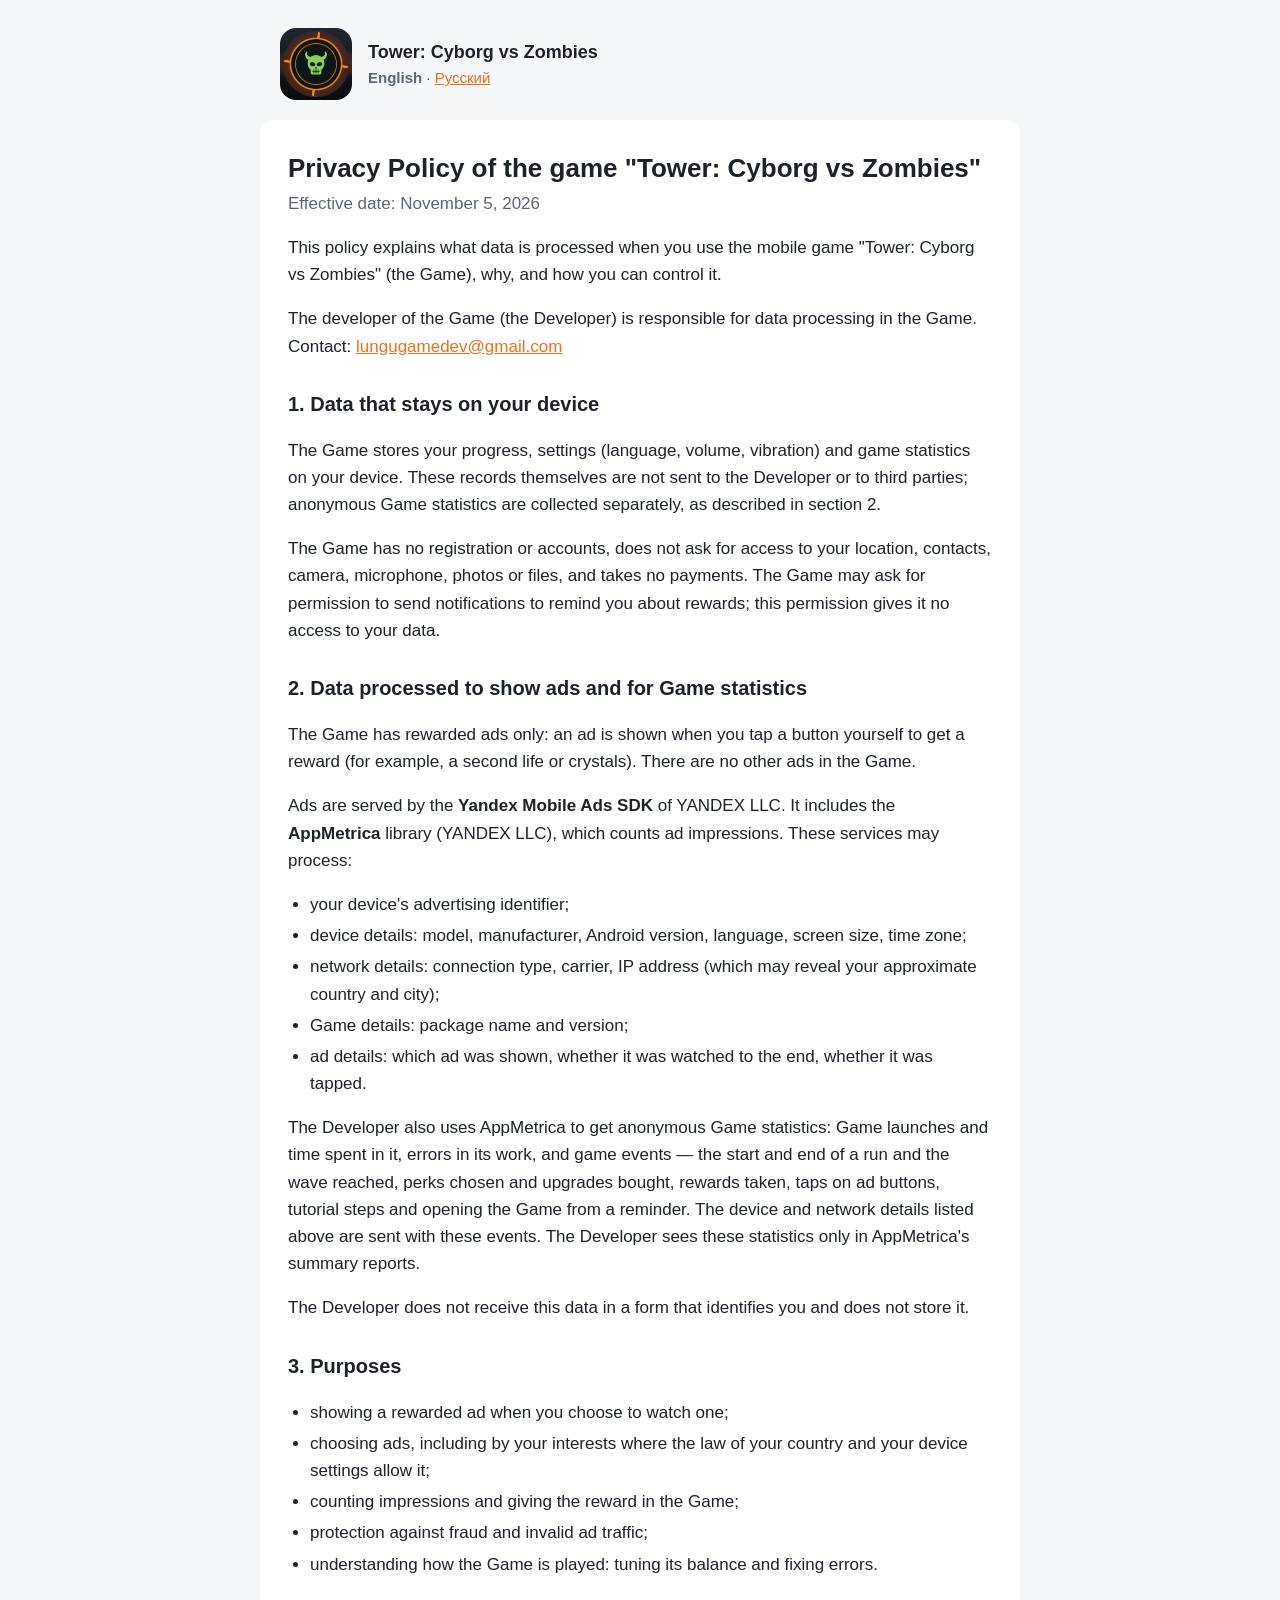
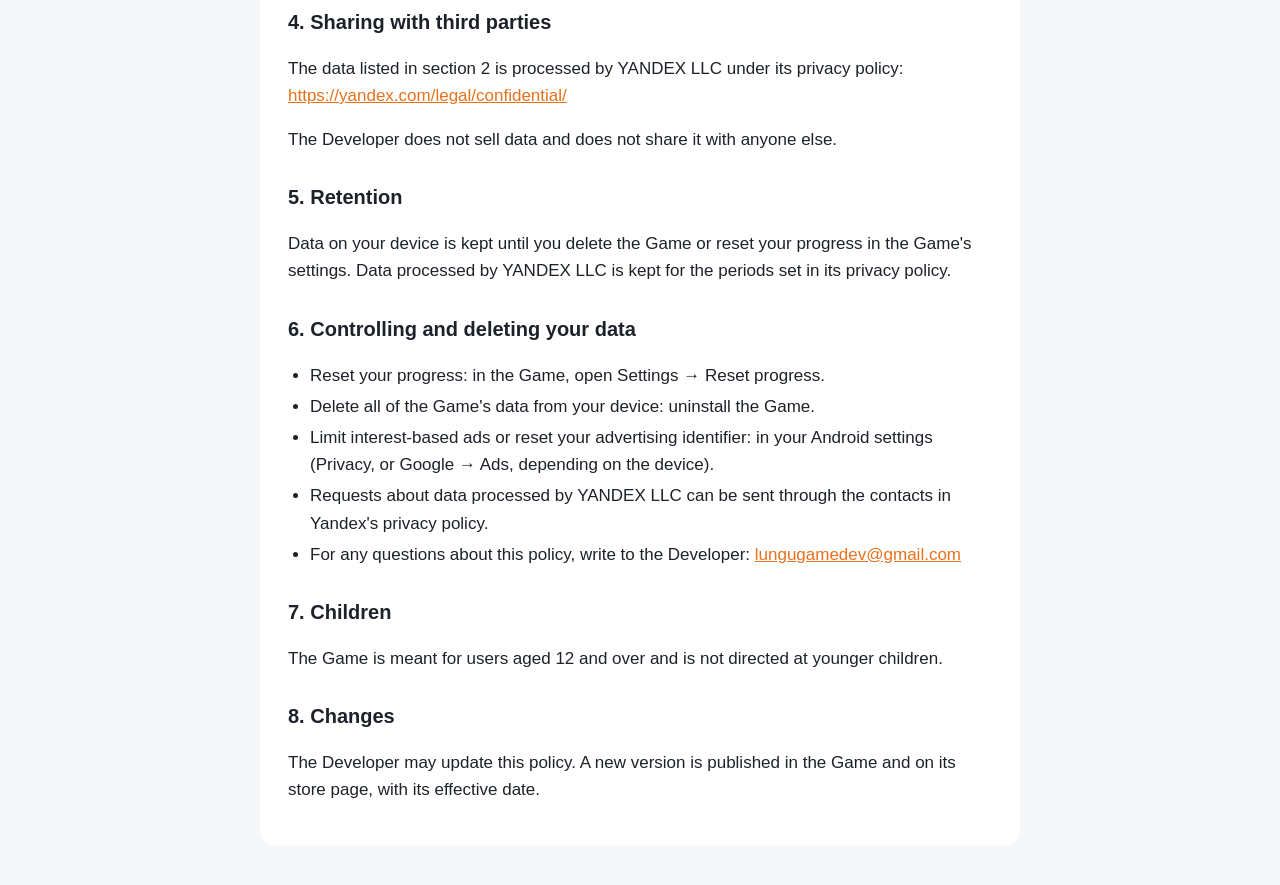
<file: index.html>
<!DOCTYPE html>
<html lang="en">
<head>
<meta charset="utf-8">
<meta name="viewport" content="width=device-width, initial-scale=1">
<title>Privacy Policy — Tower: Cyborg vs Zombies</title>
<link rel="stylesheet" href="style.css">
</head>
<body>
<header>
  <img src="icon.png" alt="" width="72" height="72">
  <div>
    <p class="game">Tower: Cyborg vs Zombies</p>
    <nav><b>English</b> · <a href="ru.html" hreflang="ru">Русский</a></nav>
  </div>
</header>
<main>
<h1>Privacy Policy of the game "Tower: Cyborg vs Zombies"</h1>
<p class="date">Effective date: November 5, 2026</p>

<p>This policy explains what data is processed when you use the mobile game "Tower: Cyborg vs Zombies" (the Game), why, and how you can control it.</p>
<p>The developer of the Game (the Developer) is responsible for data processing in the Game. Contact: <a href="mailto:lungugamedev@gmail.com">lungugamedev@gmail.com</a></p>

<h2>1. Data that stays on your device</h2>
<p>The Game stores your progress, settings (language, volume, vibration) and game statistics on your device. These records themselves are not sent to the Developer or to third parties; anonymous Game statistics are collected separately, as described in section 2.</p>
<p>The Game has no registration or accounts, does not ask for access to your location, contacts, camera, microphone, photos or files, and takes no payments. The Game may ask for permission to send notifications to remind you about rewards; this permission gives it no access to your data.</p>

<h2>2. Data processed to show ads and for Game statistics</h2>
<p>The Game has rewarded ads only: an ad is shown when you tap a button yourself to get a reward (for example, a second life or crystals). There are no other ads in the Game.</p>
<p>Ads are served by the <b>Yandex Mobile Ads SDK</b> of YANDEX LLC. It includes the <b>AppMetrica</b> library (YANDEX LLC), which counts ad impressions. These services may process:</p>
<ul>
  <li>your device's advertising identifier;</li>
  <li>device details: model, manufacturer, Android version, language, screen size, time zone;</li>
  <li>network details: connection type, carrier, IP address (which may reveal your approximate country and city);</li>
  <li>Game details: package name and version;</li>
  <li>ad details: which ad was shown, whether it was watched to the end, whether it was tapped.</li>
</ul>
<p>The Developer also uses AppMetrica to get anonymous Game statistics: Game launches and time spent in it, errors in its work, and game events — the start and end of a run and the wave reached, perks chosen and upgrades bought, rewards taken, taps on ad buttons, tutorial steps and opening the Game from a reminder. The device and network details listed above are sent with these events. The Developer sees these statistics only in AppMetrica's summary reports.</p>
<p>The Developer does not receive this data in a form that identifies you and does not store it.</p>

<h2>3. Purposes</h2>
<ul>
  <li>showing a rewarded ad when you choose to watch one;</li>
  <li>choosing ads, including by your interests where the law of your country and your device settings allow it;</li>
  <li>counting impressions and giving the reward in the Game;</li>
  <li>protection against fraud and invalid ad traffic;</li>
  <li>understanding how the Game is played: tuning its balance and fixing errors.</li>
</ul>

<h2>4. Sharing with third parties</h2>
<p>The data listed in section 2 is processed by YANDEX LLC under its privacy policy: <a href="https://yandex.com/legal/confidential/">https://yandex.com/legal/confidential/</a></p>
<p>The Developer does not sell data and does not share it with anyone else.</p>

<h2>5. Retention</h2>
<p>Data on your device is kept until you delete the Game or reset your progress in the Game's settings. Data processed by YANDEX LLC is kept for the periods set in its privacy policy.</p>

<h2>6. Controlling and deleting your data</h2>
<ul>
  <li>Reset your progress: in the Game, open Settings → Reset progress.</li>
  <li>Delete all of the Game's data from your device: uninstall the Game.</li>
  <li>Limit interest-based ads or reset your advertising identifier: in your Android settings (Privacy, or Google → Ads, depending on the device).</li>
  <li>Requests about data processed by YANDEX LLC can be sent through the contacts in Yandex's privacy policy.</li>
  <li>For any questions about this policy, write to the Developer: <a href="mailto:lungugamedev@gmail.com">lungugamedev@gmail.com</a></li>
</ul>

<h2>7. Children</h2>
<p>The Game is meant for users aged 12 and over and is not directed at younger children.</p>

<h2>8. Changes</h2>
<p>The Developer may update this policy. A new version is published in the Game and on its store page, with its effective date.</p>
</main>
</body>
</html>
</file>
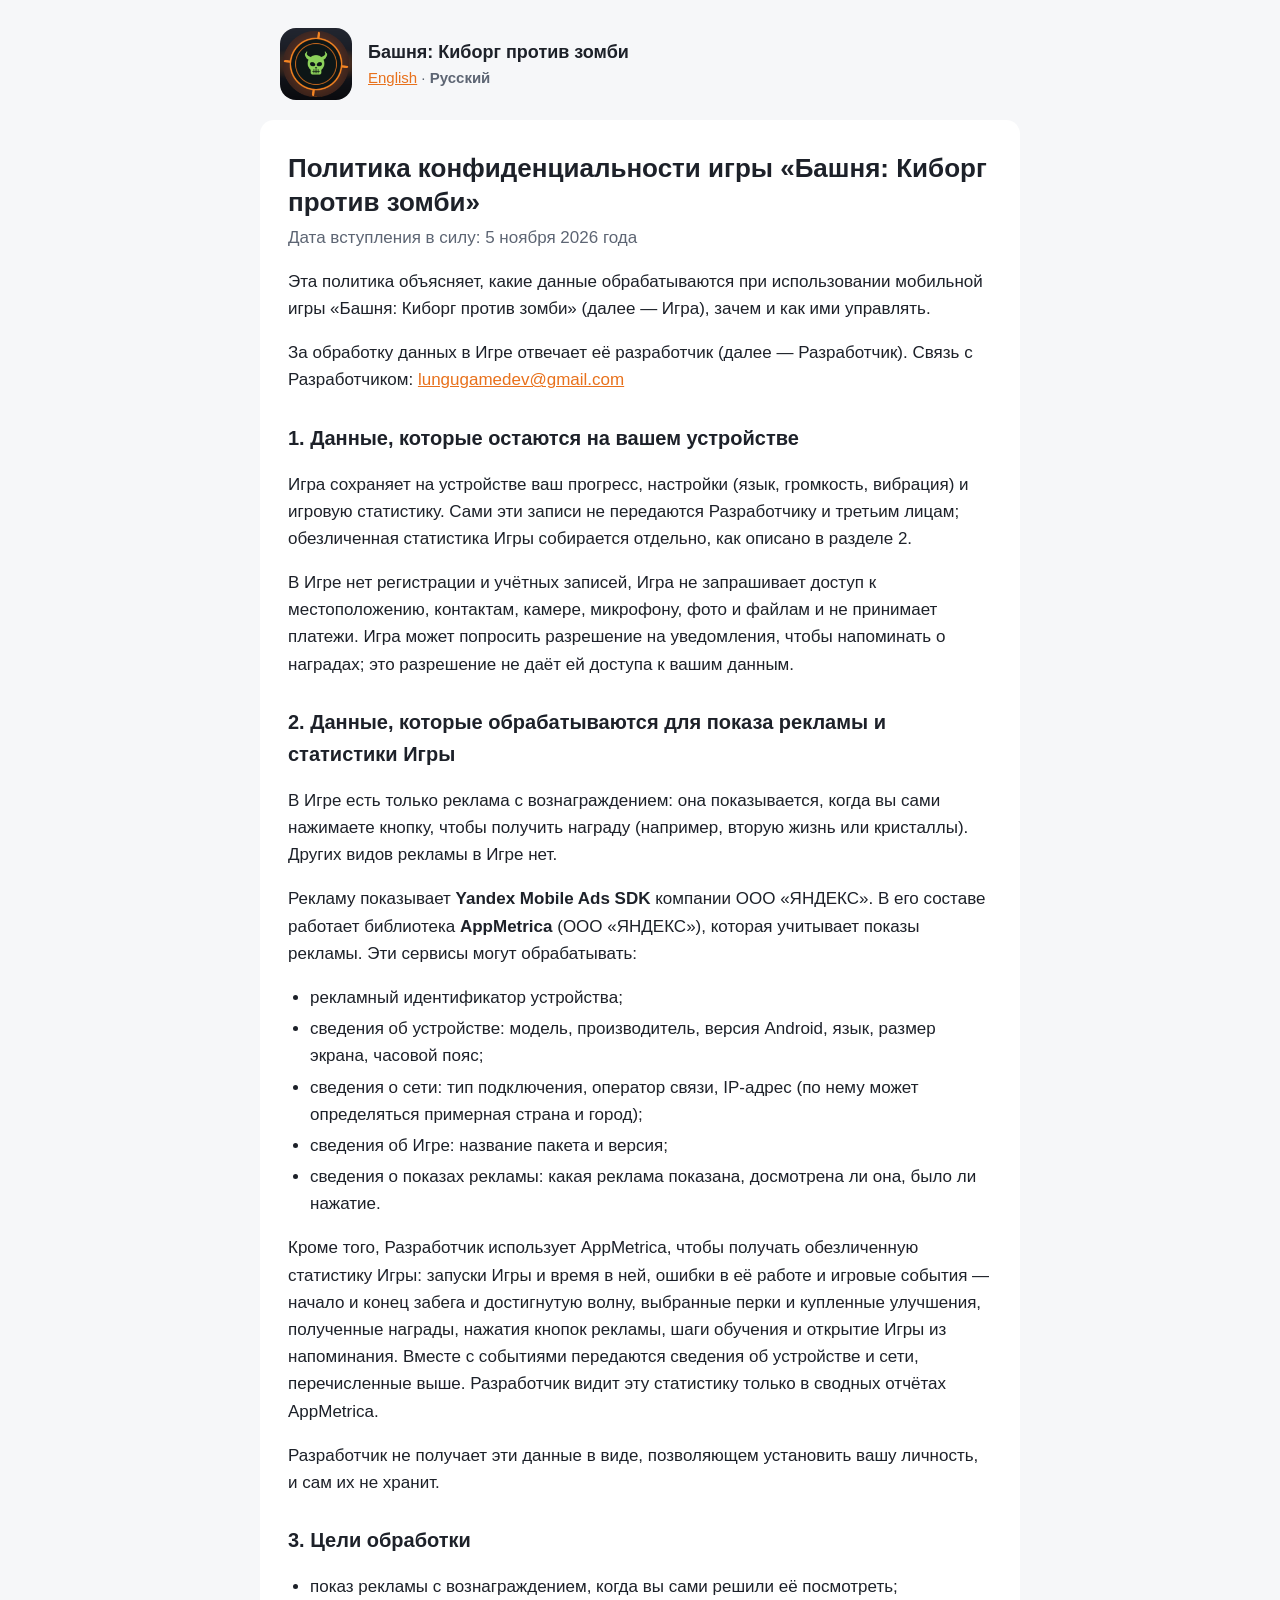
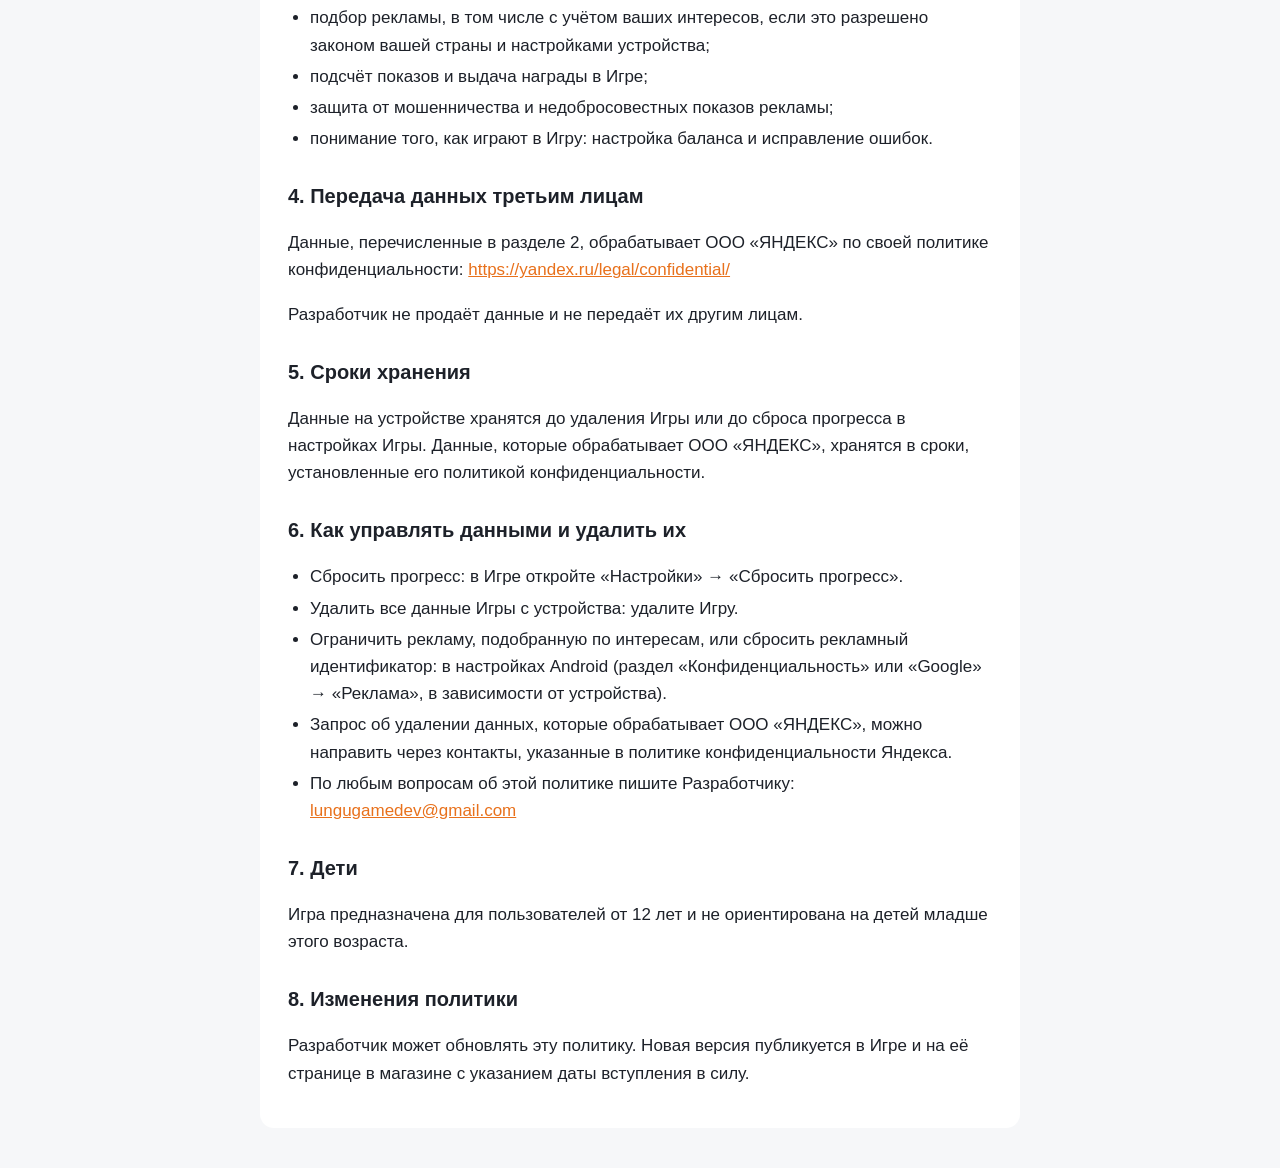
<file: ru.html>
<!DOCTYPE html>
<html lang="ru">
<head>
<meta charset="utf-8">
<meta name="viewport" content="width=device-width, initial-scale=1">
<title>Политика конфиденциальности — Башня: Киборг против зомби</title>
<link rel="stylesheet" href="style.css">
</head>
<body>
<header>
  <img src="icon.png" alt="" width="72" height="72">
  <div>
    <p class="game">Башня: Киборг против зомби</p>
    <nav><a href="index.html" hreflang="en">English</a> · <b>Русский</b></nav>
  </div>
</header>
<main>
<h1>Политика конфиденциальности игры «Башня: Киборг против зомби»</h1>
<p class="date">Дата вступления в силу: 5 ноября 2026 года</p>

<p>Эта политика объясняет, какие данные обрабатываются при использовании мобильной игры «Башня: Киборг против зомби» (далее — Игра), зачем и как ими управлять.</p>
<p>За обработку данных в Игре отвечает её разработчик (далее — Разработчик). Связь с Разработчиком: <a href="mailto:lungugamedev@gmail.com">lungugamedev@gmail.com</a></p>

<h2>1. Данные, которые остаются на вашем устройстве</h2>
<p>Игра сохраняет на устройстве ваш прогресс, настройки (язык, громкость, вибрация) и игровую статистику. Сами эти записи не передаются Разработчику и третьим лицам; обезличенная статистика Игры собирается отдельно, как описано в разделе 2.</p>
<p>В Игре нет регистрации и учётных записей, Игра не запрашивает доступ к местоположению, контактам, камере, микрофону, фото и файлам и не принимает платежи. Игра может попросить разрешение на уведомления, чтобы напоминать о наградах; это разрешение не даёт ей доступа к вашим данным.</p>

<h2>2. Данные, которые обрабатываются для показа рекламы и статистики Игры</h2>
<p>В Игре есть только реклама с вознаграждением: она показывается, когда вы сами нажимаете кнопку, чтобы получить награду (например, вторую жизнь или кристаллы). Других видов рекламы в Игре нет.</p>
<p>Рекламу показывает <b>Yandex Mobile Ads SDK</b> компании ООО «ЯНДЕКС». В его составе работает библиотека <b>AppMetrica</b> (ООО «ЯНДЕКС»), которая учитывает показы рекламы. Эти сервисы могут обрабатывать:</p>
<ul>
  <li>рекламный идентификатор устройства;</li>
  <li>сведения об устройстве: модель, производитель, версия Android, язык, размер экрана, часовой пояс;</li>
  <li>сведения о сети: тип подключения, оператор связи, IP-адрес (по нему может определяться примерная страна и город);</li>
  <li>сведения об Игре: название пакета и версия;</li>
  <li>сведения о показах рекламы: какая реклама показана, досмотрена ли она, было ли нажатие.</li>
</ul>
<p>Кроме того, Разработчик использует AppMetrica, чтобы получать обезличенную статистику Игры: запуски Игры и время в ней, ошибки в её работе и игровые события — начало и конец забега и достигнутую волну, выбранные перки и купленные улучшения, полученные награды, нажатия кнопок рекламы, шаги обучения и открытие Игры из напоминания. Вместе с событиями передаются сведения об устройстве и сети, перечисленные выше. Разработчик видит эту статистику только в сводных отчётах AppMetrica.</p>
<p>Разработчик не получает эти данные в виде, позволяющем установить вашу личность, и сам их не хранит.</p>

<h2>3. Цели обработки</h2>
<ul>
  <li>показ рекламы с вознаграждением, когда вы сами решили её посмотреть;</li>
  <li>подбор рекламы, в том числе с учётом ваших интересов, если это разрешено законом вашей страны и настройками устройства;</li>
  <li>подсчёт показов и выдача награды в Игре;</li>
  <li>защита от мошенничества и недобросовестных показов рекламы;</li>
  <li>понимание того, как играют в Игру: настройка баланса и исправление ошибок.</li>
</ul>

<h2>4. Передача данных третьим лицам</h2>
<p>Данные, перечисленные в разделе 2, обрабатывает ООО «ЯНДЕКС» по своей политике конфиденциальности: <a href="https://yandex.ru/legal/confidential/">https://yandex.ru/legal/confidential/</a></p>
<p>Разработчик не продаёт данные и не передаёт их другим лицам.</p>

<h2>5. Сроки хранения</h2>
<p>Данные на устройстве хранятся до удаления Игры или до сброса прогресса в настройках Игры. Данные, которые обрабатывает ООО «ЯНДЕКС», хранятся в сроки, установленные его политикой конфиденциальности.</p>

<h2>6. Как управлять данными и удалить их</h2>
<ul>
  <li>Сбросить прогресс: в Игре откройте «Настройки» → «Сбросить прогресс».</li>
  <li>Удалить все данные Игры с устройства: удалите Игру.</li>
  <li>Ограничить рекламу, подобранную по интересам, или сбросить рекламный идентификатор: в настройках Android (раздел «Конфиденциальность» или «Google» → «Реклама», в зависимости от устройства).</li>
  <li>Запрос об удалении данных, которые обрабатывает ООО «ЯНДЕКС», можно направить через контакты, указанные в политике конфиденциальности Яндекса.</li>
  <li>По любым вопросам об этой политике пишите Разработчику: <a href="mailto:lungugamedev@gmail.com">lungugamedev@gmail.com</a></li>
</ul>

<h2>7. Дети</h2>
<p>Игра предназначена для пользователей от 12 лет и не ориентирована на детей младше этого возраста.</p>

<h2>8. Изменения политики</h2>
<p>Разработчик может обновлять эту политику. Новая версия публикуется в Игре и на её странице в магазине с указанием даты вступления в силу.</p>
</main>
</body>
</html>
</file>
<file: style.css>
:root { --bg: #f6f7f9; --text: #1d2129; --muted: #5d6573; --accent: #e8711c; --card: #ffffff; }
@media (prefers-color-scheme: dark) { :root { --bg: #0f1218; --text: #e8eaee; --muted: #9aa3b2; --accent: #f5851f; --card: #171b23; } }
* { box-sizing: border-box; }
body { margin: 0; background: var(--bg); color: var(--text); font: 17px/1.6 -apple-system, "Segoe UI", Roboto, Arial, sans-serif; }
header, main { max-width: 760px; margin: 0 auto; padding: 0 20px; }
header { display: flex; align-items: center; gap: 16px; padding-top: 28px; }
header img { border-radius: 16px; }
.game { margin: 0; font-weight: 700; font-size: 18px; }
nav { color: var(--muted); font-size: 15px; }
main { background: var(--card); border-radius: 14px; margin-top: 20px; margin-bottom: 40px; padding: 8px 28px 24px; }
h1 { font-size: 26px; line-height: 1.3; margin: 24px 0 4px; }
h2 { font-size: 20px; margin: 28px 0 8px; }
.date { color: var(--muted); margin-top: 0; }
a { color: var(--accent); }
ul { padding-left: 22px; }
li { margin: 4px 0; }
@media (max-width: 520px) { main { padding: 4px 18px 18px; } h1 { font-size: 22px; } }
</file>
